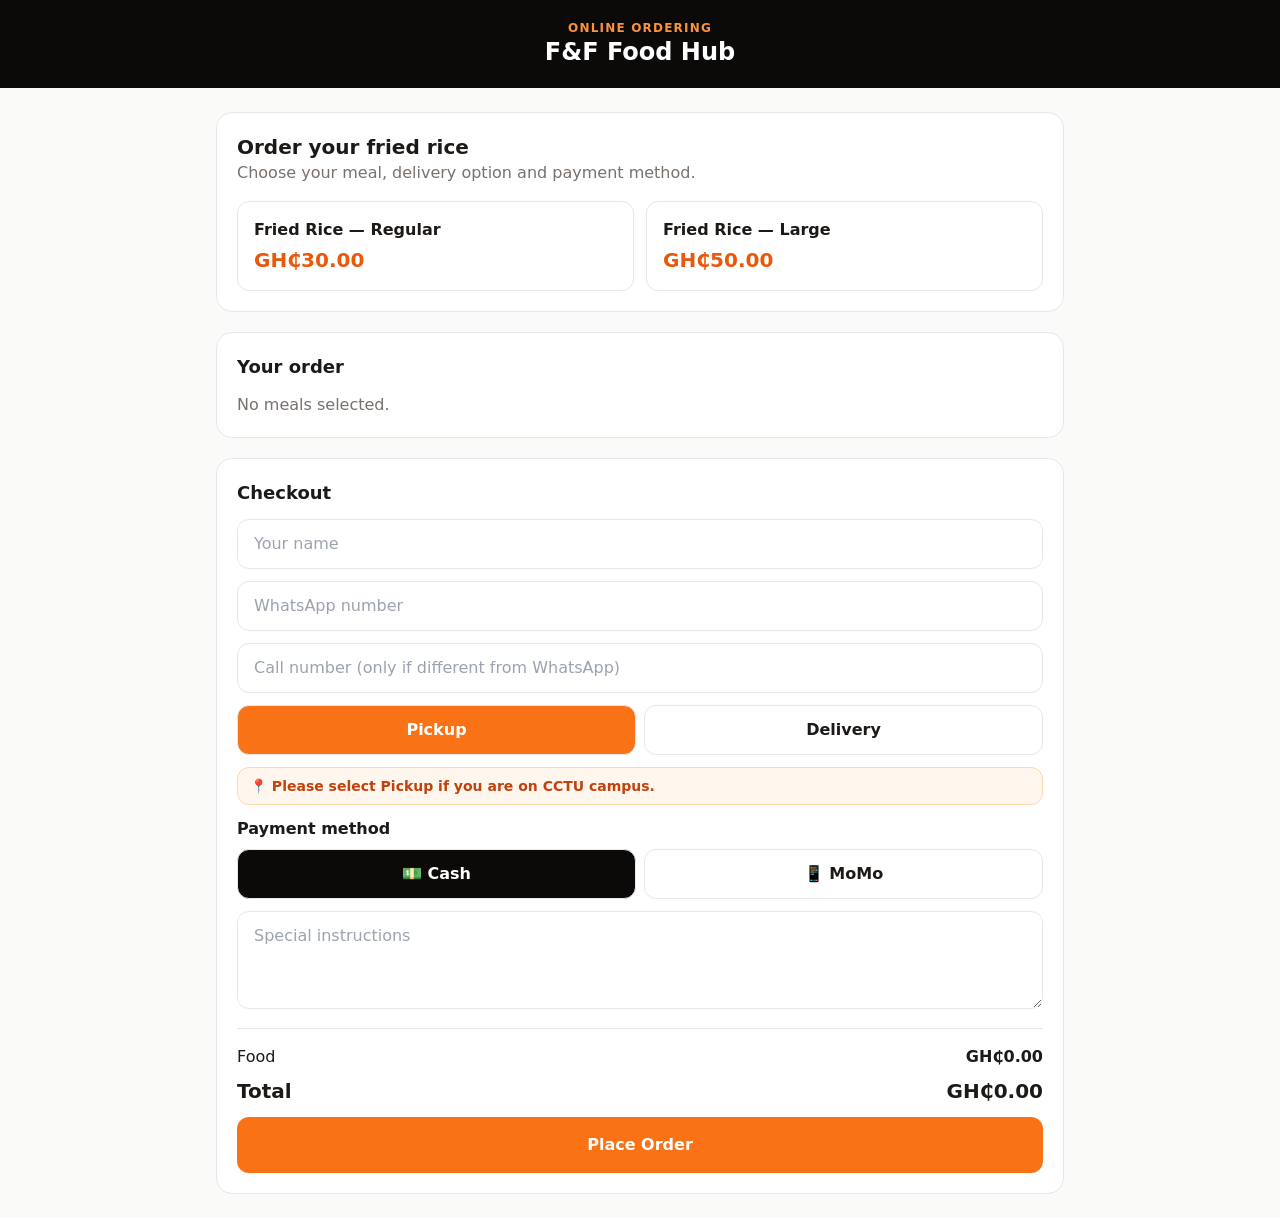
<file: index.html>
<!doctype html>
<html lang="en">
  <head>
    <meta charset="UTF-8" />
    <meta name="viewport" content="width=device-width, initial-scale=1.0" />
    <meta name="mobile-web-app-capable" content="no" />
    <meta name="apple-mobile-web-app-capable" content="no" />
    <title>F&F Food Hub</title>
    <link rel="icon" href="data:image/svg+xml,%3Csvg xmlns=%27http://www.w3.org/2000/svg%27 viewBox=%270 0 100 100%27%3E%3Ctext y=%27.9em%27 font-size=%2790%27%3E%F0%9F%8D%9A%3C/text%3E%3C/svg%3E" />
    <script src="./config.js"></script>
    <script type="module" crossorigin src="./customer.js"></script>
    <link rel="modulepreload" crossorigin href="./index.js">
    <link rel="stylesheet" crossorigin href="./index.css">
  </head>
  <body>
    <div id="root"></div>
  </body>
</html>
</file>
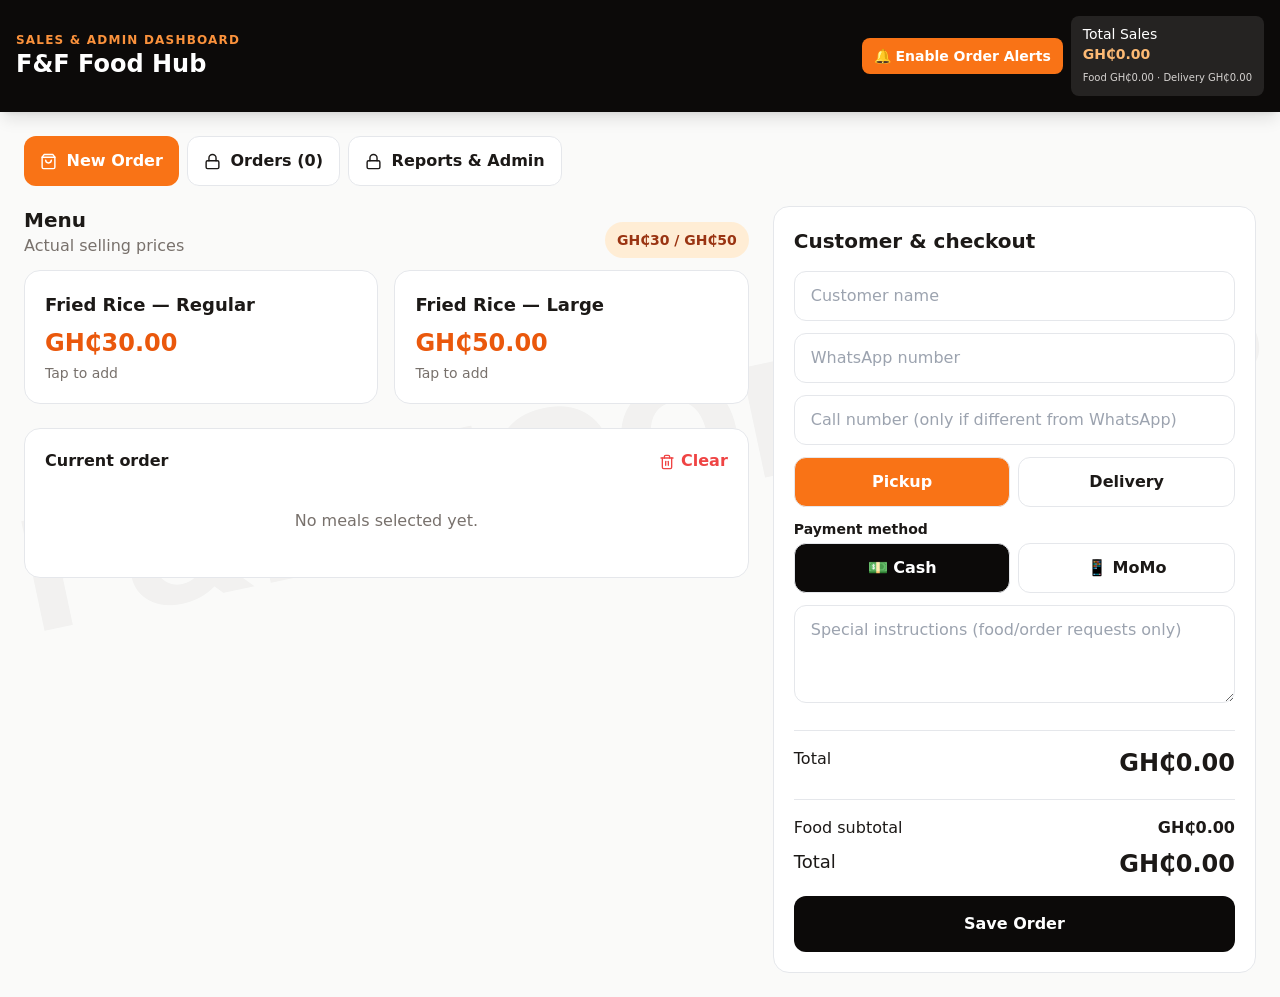
<file: admin.html>
<!doctype html>
<html lang="en">
  <head>
    <meta charset="UTF-8" />
    <meta name="viewport" content="width=device-width, initial-scale=1.0" />
    <meta name="robots" content="noindex" />
    <title>F&F Food Hub — Admin</title>
    <link rel="icon" href="data:image/svg+xml,%3Csvg xmlns=%27http://www.w3.org/2000/svg%27 viewBox=%270 0 100 100%27%3E%3Ctext y=%27.9em%27 font-size=%2790%27%3E%F0%9F%8D%9A%3C/text%3E%3C/svg%3E" />
    <script src="./config.js"></script>
    <script type="module" crossorigin src="./admin.js"></script>
    <link rel="modulepreload" crossorigin href="./index.js">
    <link rel="stylesheet" crossorigin href="./index.css">
  </head>
  <body>
    <div id="root"></div>
  </body>
</html>
</file>
<file: index.css>
*,:before,:after{--tw-border-spacing-x: 0;--tw-border-spacing-y: 0;--tw-translate-x: 0;--tw-translate-y: 0;--tw-rotate: 0;--tw-skew-x: 0;--tw-skew-y: 0;--tw-scale-x: 1;--tw-scale-y: 1;--tw-pan-x: ;--tw-pan-y: ;--tw-pinch-zoom: ;--tw-scroll-snap-strictness: proximity;--tw-gradient-from-position: ;--tw-gradient-via-position: ;--tw-gradient-to-position: ;--tw-ordinal: ;--tw-slashed-zero: ;--tw-numeric-figure: ;--tw-numeric-spacing: ;--tw-numeric-fraction: ;--tw-ring-inset: ;--tw-ring-offset-width: 0px;--tw-ring-offset-color: #fff;--tw-ring-color: rgb(59 130 246 / .5);--tw-ring-offset-shadow: 0 0 #0000;--tw-ring-shadow: 0 0 #0000;--tw-shadow: 0 0 #0000;--tw-shadow-colored: 0 0 #0000;--tw-blur: ;--tw-brightness: ;--tw-contrast: ;--tw-grayscale: ;--tw-hue-rotate: ;--tw-invert: ;--tw-saturate: ;--tw-sepia: ;--tw-drop-shadow: ;--tw-backdrop-blur: ;--tw-backdrop-brightness: ;--tw-backdrop-contrast: ;--tw-backdrop-grayscale: ;--tw-backdrop-hue-rotate: ;--tw-backdrop-invert: ;--tw-backdrop-opacity: ;--tw-backdrop-saturate: ;--tw-backdrop-sepia: ;--tw-contain-size: ;--tw-contain-layout: ;--tw-contain-paint: ;--tw-contain-style: }::backdrop{--tw-border-spacing-x: 0;--tw-border-spacing-y: 0;--tw-translate-x: 0;--tw-translate-y: 0;--tw-rotate: 0;--tw-skew-x: 0;--tw-skew-y: 0;--tw-scale-x: 1;--tw-scale-y: 1;--tw-pan-x: ;--tw-pan-y: ;--tw-pinch-zoom: ;--tw-scroll-snap-strictness: proximity;--tw-gradient-from-position: ;--tw-gradient-via-position: ;--tw-gradient-to-position: ;--tw-ordinal: ;--tw-slashed-zero: ;--tw-numeric-figure: ;--tw-numeric-spacing: ;--tw-numeric-fraction: ;--tw-ring-inset: ;--tw-ring-offset-width: 0px;--tw-ring-offset-color: #fff;--tw-ring-color: rgb(59 130 246 / .5);--tw-ring-offset-shadow: 0 0 #0000;--tw-ring-shadow: 0 0 #0000;--tw-shadow: 0 0 #0000;--tw-shadow-colored: 0 0 #0000;--tw-blur: ;--tw-brightness: ;--tw-contrast: ;--tw-grayscale: ;--tw-hue-rotate: ;--tw-invert: ;--tw-saturate: ;--tw-sepia: ;--tw-drop-shadow: ;--tw-backdrop-blur: ;--tw-backdrop-brightness: ;--tw-backdrop-contrast: ;--tw-backdrop-grayscale: ;--tw-backdrop-hue-rotate: ;--tw-backdrop-invert: ;--tw-backdrop-opacity: ;--tw-backdrop-saturate: ;--tw-backdrop-sepia: ;--tw-contain-size: ;--tw-contain-layout: ;--tw-contain-paint: ;--tw-contain-style: }*,:before,:after{box-sizing:border-box;border-width:0;border-style:solid;border-color:#e5e7eb}:before,:after{--tw-content: ""}html,:host{line-height:1.5;-webkit-text-size-adjust:100%;-moz-tab-size:4;-o-tab-size:4;tab-size:4;font-family:ui-sans-serif,system-ui,sans-serif,"Apple Color Emoji","Segoe UI Emoji",Segoe UI Symbol,"Noto Color Emoji";font-feature-settings:normal;font-variation-settings:normal;-webkit-tap-highlight-color:transparent}body{margin:0;line-height:inherit}hr{height:0;color:inherit;border-top-width:1px}abbr:where([title]){-webkit-text-decoration:underline dotted;text-decoration:underline dotted}h1,h2,h3,h4,h5,h6{font-size:inherit;font-weight:inherit}a{color:inherit;text-decoration:inherit}b,strong{font-weight:bolder}code,kbd,samp,pre{font-family:ui-monospace,SFMono-Regular,Menlo,Monaco,Consolas,Liberation Mono,Courier New,monospace;font-feature-settings:normal;font-variation-settings:normal;font-size:1em}small{font-size:80%}sub,sup{font-size:75%;line-height:0;position:relative;vertical-align:baseline}sub{bottom:-.25em}sup{top:-.5em}table{text-indent:0;border-color:inherit;border-collapse:collapse}button,input,optgroup,select,textarea{font-family:inherit;font-feature-settings:inherit;font-variation-settings:inherit;font-size:100%;font-weight:inherit;line-height:inherit;letter-spacing:inherit;color:inherit;margin:0;padding:0}button,select{text-transform:none}button,input:where([type=button]),input:where([type=reset]),input:where([type=submit]){-webkit-appearance:button;background-color:transparent;background-image:none}:-moz-focusring{outline:auto}:-moz-ui-invalid{box-shadow:none}progress{vertical-align:baseline}::-webkit-inner-spin-button,::-webkit-outer-spin-button{height:auto}[type=search]{-webkit-appearance:textfield;outline-offset:-2px}::-webkit-search-decoration{-webkit-appearance:none}::-webkit-file-upload-button{-webkit-appearance:button;font:inherit}summary{display:list-item}blockquote,dl,dd,h1,h2,h3,h4,h5,h6,hr,figure,p,pre{margin:0}fieldset{margin:0;padding:0}legend{padding:0}ol,ul,menu{list-style:none;margin:0;padding:0}dialog{padding:0}textarea{resize:vertical}input::-moz-placeholder,textarea::-moz-placeholder{opacity:1;color:#9ca3af}input::placeholder,textarea::placeholder{opacity:1;color:#9ca3af}button,[role=button]{cursor:pointer}:disabled{cursor:default}img,svg,video,canvas,audio,iframe,embed,object{display:block;vertical-align:middle}img,video{max-width:100%;height:auto}[hidden]:where(:not([hidden=until-found])){display:none}.pointer-events-none{pointer-events:none}.fixed{position:fixed}.absolute{position:absolute}.relative{position:relative}.sticky{position:sticky}.inset-0{top:0;right:0;bottom:0;left:0}.top-0{top:0}.z-0{z-index:0}.z-10{z-index:10}.z-20{z-index:20}.z-50{z-index:50}.order-12{order:12}.mx-auto{margin-left:auto;margin-right:auto}.mb-1{margin-bottom:.25rem}.mb-2{margin-bottom:.5rem}.mb-3{margin-bottom:.75rem}.mb-4{margin-bottom:1rem}.mb-5{margin-bottom:1.25rem}.mb-6{margin-bottom:1.5rem}.ml-1{margin-left:.25rem}.mr-1{margin-right:.25rem}.mr-2{margin-right:.5rem}.mt-1{margin-top:.25rem}.mt-2{margin-top:.5rem}.mt-3{margin-top:.75rem}.mt-4{margin-top:1rem}.mt-5{margin-top:1.25rem}.mt-6{margin-top:1.5rem}.block{display:block}.inline{display:inline}.flex{display:flex}.table{display:table}.grid{display:grid}.hidden{display:none}.h-5{height:1.25rem}.h-fit{height:-moz-fit-content;height:fit-content}.min-h-screen{min-height:100vh}.w-5{width:1.25rem}.w-full{width:100%}.min-w-0{min-width:0px}.min-w-6{min-width:1.5rem}.min-w-\[190px\]{min-width:190px}.max-w-4xl{max-width:56rem}.max-w-7xl{max-width:80rem}.max-w-md{max-width:28rem}.max-w-xl{max-width:36rem}.flex-1{flex:1 1 0%}.shrink-0{flex-shrink:0}.-rotate-12{--tw-rotate: -12deg;transform:translate(var(--tw-translate-x),var(--tw-translate-y)) rotate(var(--tw-rotate)) skew(var(--tw-skew-x)) skewY(var(--tw-skew-y)) scaleX(var(--tw-scale-x)) scaleY(var(--tw-scale-y))}@keyframes pulse{50%{opacity:.5}}.animate-pulse{animation:pulse 2s cubic-bezier(.4,0,.6,1) infinite}.cursor-not-allowed{cursor:not-allowed}.cursor-pointer{cursor:pointer}.grid-cols-1{grid-template-columns:repeat(1,minmax(0,1fr))}.grid-cols-2{grid-template-columns:repeat(2,minmax(0,1fr))}.grid-cols-4{grid-template-columns:repeat(4,minmax(0,1fr))}.flex-wrap{flex-wrap:wrap}.items-start{align-items:flex-start}.items-end{align-items:flex-end}.items-center{align-items:center}.justify-end{justify-content:flex-end}.justify-center{justify-content:center}.justify-between{justify-content:space-between}.gap-2{gap:.5rem}.gap-3{gap:.75rem}.gap-4{gap:1rem}.gap-6{gap:1.5rem}.space-y-2>:not([hidden])~:not([hidden]){--tw-space-y-reverse: 0;margin-top:calc(.5rem * calc(1 - var(--tw-space-y-reverse)));margin-bottom:calc(.5rem * var(--tw-space-y-reverse))}.space-y-3>:not([hidden])~:not([hidden]){--tw-space-y-reverse: 0;margin-top:calc(.75rem * calc(1 - var(--tw-space-y-reverse)));margin-bottom:calc(.75rem * var(--tw-space-y-reverse))}.space-y-5>:not([hidden])~:not([hidden]){--tw-space-y-reverse: 0;margin-top:calc(1.25rem * calc(1 - var(--tw-space-y-reverse)));margin-bottom:calc(1.25rem * var(--tw-space-y-reverse))}.space-y-6>:not([hidden])~:not([hidden]){--tw-space-y-reverse: 0;margin-top:calc(1.5rem * calc(1 - var(--tw-space-y-reverse)));margin-bottom:calc(1.5rem * var(--tw-space-y-reverse))}.overflow-hidden{overflow:hidden}.overflow-x-auto{overflow-x:auto}.overflow-y-auto{overflow-y:auto}.whitespace-nowrap{white-space:nowrap}.rounded-2xl{border-radius:1rem}.rounded-full{border-radius:9999px}.rounded-lg{border-radius:.5rem}.rounded-xl{border-radius:.75rem}.border{border-width:1px}.border-2{border-width:2px}.border-y{border-top-width:1px;border-bottom-width:1px}.border-y-2{border-top-width:2px;border-bottom-width:2px}.border-b{border-bottom-width:1px}.border-b-2{border-bottom-width:2px}.border-t{border-top-width:1px}.border-t-2{border-top-width:2px}.border-amber-200{--tw-border-opacity: 1;border-color:rgb(253 230 138 / var(--tw-border-opacity, 1))}.border-amber-300{--tw-border-opacity: 1;border-color:rgb(252 211 77 / var(--tw-border-opacity, 1))}.border-green-200{--tw-border-opacity: 1;border-color:rgb(187 247 208 / var(--tw-border-opacity, 1))}.border-green-300{--tw-border-opacity: 1;border-color:rgb(134 239 172 / var(--tw-border-opacity, 1))}.border-green-500{--tw-border-opacity: 1;border-color:rgb(34 197 94 / var(--tw-border-opacity, 1))}.border-orange-200{--tw-border-opacity: 1;border-color:rgb(254 215 170 / var(--tw-border-opacity, 1))}.border-orange-300{--tw-border-opacity: 1;border-color:rgb(253 186 116 / var(--tw-border-opacity, 1))}.border-red-200{--tw-border-opacity: 1;border-color:rgb(254 202 202 / var(--tw-border-opacity, 1))}.border-red-300{--tw-border-opacity: 1;border-color:rgb(252 165 165 / var(--tw-border-opacity, 1))}.border-stone-200{--tw-border-opacity: 1;border-color:rgb(231 229 228 / var(--tw-border-opacity, 1))}.border-stone-300{--tw-border-opacity: 1;border-color:rgb(214 211 209 / var(--tw-border-opacity, 1))}.border-stone-900{--tw-border-opacity: 1;border-color:rgb(28 25 23 / var(--tw-border-opacity, 1))}.border-stone-950{--tw-border-opacity: 1;border-color:rgb(12 10 9 / var(--tw-border-opacity, 1))}.bg-amber-100{--tw-bg-opacity: 1;background-color:rgb(254 243 199 / var(--tw-bg-opacity, 1))}.bg-amber-50{--tw-bg-opacity: 1;background-color:rgb(255 251 235 / var(--tw-bg-opacity, 1))}.bg-black\/60{background-color:#0009}.bg-blue-50{--tw-bg-opacity: 1;background-color:rgb(239 246 255 / var(--tw-bg-opacity, 1))}.bg-blue-600{--tw-bg-opacity: 1;background-color:rgb(37 99 235 / var(--tw-bg-opacity, 1))}.bg-green-100{--tw-bg-opacity: 1;background-color:rgb(220 252 231 / var(--tw-bg-opacity, 1))}.bg-green-50{--tw-bg-opacity: 1;background-color:rgb(240 253 244 / var(--tw-bg-opacity, 1))}.bg-green-600{--tw-bg-opacity: 1;background-color:rgb(22 163 74 / var(--tw-bg-opacity, 1))}.bg-green-700{--tw-bg-opacity: 1;background-color:rgb(21 128 61 / var(--tw-bg-opacity, 1))}.bg-orange-100{--tw-bg-opacity: 1;background-color:rgb(255 237 213 / var(--tw-bg-opacity, 1))}.bg-orange-50{--tw-bg-opacity: 1;background-color:rgb(255 247 237 / var(--tw-bg-opacity, 1))}.bg-orange-500{--tw-bg-opacity: 1;background-color:rgb(249 115 22 / var(--tw-bg-opacity, 1))}.bg-red-100{--tw-bg-opacity: 1;background-color:rgb(254 226 226 / var(--tw-bg-opacity, 1))}.bg-red-50{--tw-bg-opacity: 1;background-color:rgb(254 242 242 / var(--tw-bg-opacity, 1))}.bg-red-600{--tw-bg-opacity: 1;background-color:rgb(220 38 38 / var(--tw-bg-opacity, 1))}.bg-stone-100{--tw-bg-opacity: 1;background-color:rgb(245 245 244 / var(--tw-bg-opacity, 1))}.bg-stone-200{--tw-bg-opacity: 1;background-color:rgb(231 229 228 / var(--tw-bg-opacity, 1))}.bg-stone-300{--tw-bg-opacity: 1;background-color:rgb(214 211 209 / var(--tw-bg-opacity, 1))}.bg-stone-50{--tw-bg-opacity: 1;background-color:rgb(250 250 249 / var(--tw-bg-opacity, 1))}.bg-stone-900{--tw-bg-opacity: 1;background-color:rgb(28 25 23 / var(--tw-bg-opacity, 1))}.bg-stone-950{--tw-bg-opacity: 1;background-color:rgb(12 10 9 / var(--tw-bg-opacity, 1))}.bg-white{--tw-bg-opacity: 1;background-color:rgb(255 255 255 / var(--tw-bg-opacity, 1))}.bg-white\/10{background-color:#ffffff1a}.p-10{padding:2.5rem}.p-2{padding:.5rem}.p-3{padding:.75rem}.p-4{padding:1rem}.p-5{padding:1.25rem}.p-6{padding:1.5rem}.px-2{padding-left:.5rem;padding-right:.5rem}.px-3{padding-left:.75rem;padding-right:.75rem}.px-4{padding-left:1rem;padding-right:1rem}.px-5{padding-left:1.25rem;padding-right:1.25rem}.py-0\.5{padding-top:.125rem;padding-bottom:.125rem}.py-1{padding-top:.25rem;padding-bottom:.25rem}.py-1\.5{padding-top:.375rem;padding-bottom:.375rem}.py-2{padding-top:.5rem;padding-bottom:.5rem}.py-3{padding-top:.75rem;padding-bottom:.75rem}.py-4{padding-top:1rem;padding-bottom:1rem}.py-6{padding-top:1.5rem;padding-bottom:1.5rem}.pb-2{padding-bottom:.5rem}.pb-4{padding-bottom:1rem}.pt-3{padding-top:.75rem}.pt-4{padding-top:1rem}.text-left{text-align:left}.text-center{text-align:center}.text-right{text-align:right}.text-2xl{font-size:1.5rem;line-height:2rem}.text-6xl{font-size:3.75rem;line-height:1}.text-\[10px\]{font-size:10px}.text-\[16vw\]{font-size:16vw}.text-lg{font-size:1.125rem;line-height:1.75rem}.text-sm{font-size:.875rem;line-height:1.25rem}.text-xl{font-size:1.25rem;line-height:1.75rem}.text-xs{font-size:.75rem;line-height:1rem}.font-black{font-weight:900}.font-bold{font-weight:700}.uppercase{text-transform:uppercase}.leading-6{line-height:1.5rem}.leading-none{line-height:1}.tracking-\[0\.2em\]{letter-spacing:.2em}.tracking-tight{letter-spacing:-.025em}.tracking-widest{letter-spacing:.1em}.text-amber-700{--tw-text-opacity: 1;color:rgb(180 83 9 / var(--tw-text-opacity, 1))}.text-amber-800{--tw-text-opacity: 1;color:rgb(146 64 14 / var(--tw-text-opacity, 1))}.text-amber-900{--tw-text-opacity: 1;color:rgb(120 53 15 / var(--tw-text-opacity, 1))}.text-green-700{--tw-text-opacity: 1;color:rgb(21 128 61 / var(--tw-text-opacity, 1))}.text-green-800{--tw-text-opacity: 1;color:rgb(22 101 52 / var(--tw-text-opacity, 1))}.text-green-900{--tw-text-opacity: 1;color:rgb(20 83 45 / var(--tw-text-opacity, 1))}.text-orange-300{--tw-text-opacity: 1;color:rgb(253 186 116 / var(--tw-text-opacity, 1))}.text-orange-400{--tw-text-opacity: 1;color:rgb(251 146 60 / var(--tw-text-opacity, 1))}.text-orange-600{--tw-text-opacity: 1;color:rgb(234 88 12 / var(--tw-text-opacity, 1))}.text-orange-700{--tw-text-opacity: 1;color:rgb(194 65 12 / var(--tw-text-opacity, 1))}.text-orange-800{--tw-text-opacity: 1;color:rgb(154 52 18 / var(--tw-text-opacity, 1))}.text-red-500{--tw-text-opacity: 1;color:rgb(239 68 68 / var(--tw-text-opacity, 1))}.text-red-600{--tw-text-opacity: 1;color:rgb(220 38 38 / var(--tw-text-opacity, 1))}.text-red-700{--tw-text-opacity: 1;color:rgb(185 28 28 / var(--tw-text-opacity, 1))}.text-red-800{--tw-text-opacity: 1;color:rgb(153 27 27 / var(--tw-text-opacity, 1))}.text-stone-300{--tw-text-opacity: 1;color:rgb(214 211 209 / var(--tw-text-opacity, 1))}.text-stone-400{--tw-text-opacity: 1;color:rgb(168 162 158 / var(--tw-text-opacity, 1))}.text-stone-500{--tw-text-opacity: 1;color:rgb(120 113 108 / var(--tw-text-opacity, 1))}.text-stone-600{--tw-text-opacity: 1;color:rgb(87 83 78 / var(--tw-text-opacity, 1))}.text-stone-700{--tw-text-opacity: 1;color:rgb(68 64 60 / var(--tw-text-opacity, 1))}.text-stone-800{--tw-text-opacity: 1;color:rgb(41 37 36 / var(--tw-text-opacity, 1))}.text-stone-900{--tw-text-opacity: 1;color:rgb(28 25 23 / var(--tw-text-opacity, 1))}.text-stone-950{--tw-text-opacity: 1;color:rgb(12 10 9 / var(--tw-text-opacity, 1))}.text-white{--tw-text-opacity: 1;color:rgb(255 255 255 / var(--tw-text-opacity, 1))}.line-through{text-decoration-line:line-through}.accent-green-600{accent-color:#16a34a}.opacity-60{opacity:.6}.opacity-70{opacity:.7}.opacity-\[0\.035\]{opacity:.035}.opacity-\[0\.045\]{opacity:.045}.shadow-2xl{--tw-shadow: 0 25px 50px -12px rgb(0 0 0 / .25);--tw-shadow-colored: 0 25px 50px -12px var(--tw-shadow-color);box-shadow:var(--tw-ring-offset-shadow, 0 0 #0000),var(--tw-ring-shadow, 0 0 #0000),var(--tw-shadow)}.shadow-lg{--tw-shadow: 0 10px 15px -3px rgb(0 0 0 / .1), 0 4px 6px -4px rgb(0 0 0 / .1);--tw-shadow-colored: 0 10px 15px -3px var(--tw-shadow-color), 0 4px 6px -4px var(--tw-shadow-color);box-shadow:var(--tw-ring-offset-shadow, 0 0 #0000),var(--tw-ring-shadow, 0 0 #0000),var(--tw-shadow)}.filter{filter:var(--tw-blur) var(--tw-brightness) var(--tw-contrast) var(--tw-grayscale) var(--tw-hue-rotate) var(--tw-invert) var(--tw-saturate) var(--tw-sepia) var(--tw-drop-shadow)}*{box-sizing:border-box}body{margin:0;font-family:Inter,ui-sans-serif,system-ui,-apple-system,BlinkMacSystemFont,Segoe UI,sans-serif}button,input,textarea,select{font:inherit}button{cursor:pointer}.hover\:border-orange-400:hover{--tw-border-opacity: 1;border-color:rgb(251 146 60 / var(--tw-border-opacity, 1))}.hover\:border-orange-500:hover{--tw-border-opacity: 1;border-color:rgb(249 115 22 / var(--tw-border-opacity, 1))}.hover\:shadow-md:hover{--tw-shadow: 0 4px 6px -1px rgb(0 0 0 / .1), 0 2px 4px -2px rgb(0 0 0 / .1);--tw-shadow-colored: 0 4px 6px -1px var(--tw-shadow-color), 0 2px 4px -2px var(--tw-shadow-color);box-shadow:var(--tw-ring-offset-shadow, 0 0 #0000),var(--tw-ring-shadow, 0 0 #0000),var(--tw-shadow)}.disabled\:opacity-60:disabled{opacity:.6}@media(min-width:640px){.sm\:grid-cols-2{grid-template-columns:repeat(2,minmax(0,1fr))}.sm\:text-2xl{font-size:1.5rem;line-height:2rem}.sm\:text-7xl{font-size:4.5rem;line-height:1}.sm\:text-\[12vw\]{font-size:12vw}.sm\:text-sm{font-size:.875rem;line-height:1.25rem}}@media(min-width:768px){.md\:grid-cols-3{grid-template-columns:repeat(3,minmax(0,1fr))}.md\:grid-cols-\[1fr_\.7fr_\.7fr_auto\]{grid-template-columns:1fr .7fr .7fr auto}.md\:p-6{padding:1.5rem}}@media(min-width:1024px){.lg\:sticky{position:sticky}.lg\:top-24{top:6rem}.lg\:grid-cols-2{grid-template-columns:repeat(2,minmax(0,1fr))}.lg\:grid-cols-3{grid-template-columns:repeat(3,minmax(0,1fr))}.lg\:grid-cols-4{grid-template-columns:repeat(4,minmax(0,1fr))}.lg\:grid-cols-5{grid-template-columns:repeat(5,minmax(0,1fr))}.lg\:grid-cols-\[1\.2fr_\.8fr\]{grid-template-columns:1.2fr .8fr}}
</file>
